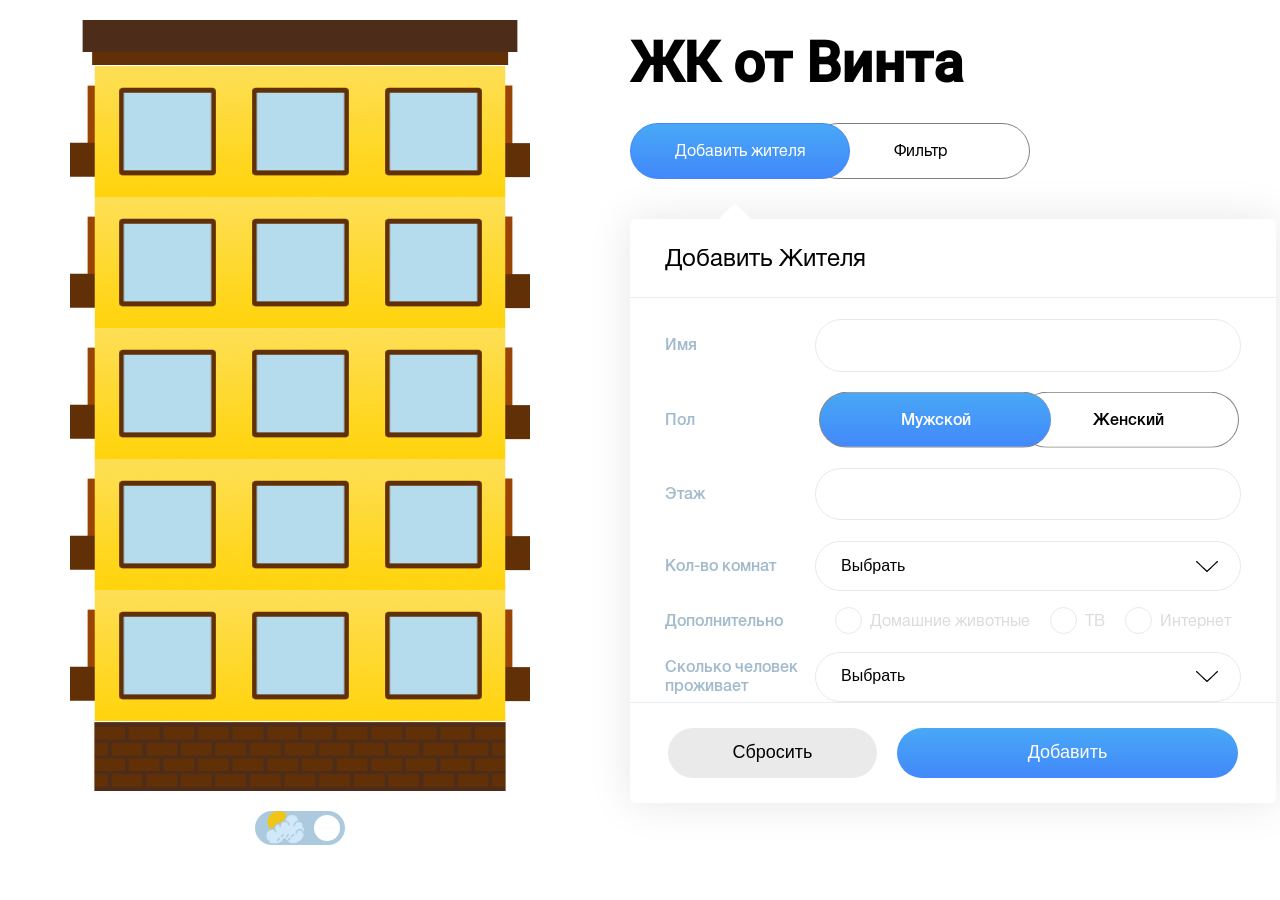
<file: app/index.html>
<!DOCTYPE html>
<html lang="ru">

<head>
	<meta charset="utf-8">
	<title>ЖК от Винта</title>
	<meta name="description" content="">
	<meta http-equiv="X-UA-Compatible" content="IE=edge">
	<meta name="viewport" content="width=device-width, initial-scale=1, maximum-scale=1">
	<meta property="og:image" content="path/to/image.jpg">
	<link rel="icon" href="img/favicon/favicon.ico">
	<link rel="apple-touch-icon" sizes="180x180" href="img/favicon/apple-touch-icon-180x180.png">	
	<meta name="theme-color" content="#000">
	<link rel="stylesheet" href="css/main.min.css">
</head>

<body>
	<div class="container">
		<div class="app">
			<div class="app__home">
				<div class="home" id="home">
					<div class="home__roof">
					</div>
					<div class="home__floor home__floor1">
						<div class="home__floor_window">
						</div>
						<div class="home__floor_window">
						</div>
						<div class="home__floor_window">
						</div>
					</div>
					<div class="home__floor home__floor2">
						<div class="home__floor_window">
						</div>
						<div class="home__floor_window">
						</div>
						<div class="home__floor_window">
						</div>
					</div>
					<div class="home__floor home__floor3">
						<div class="home__floor_window">
						</div>
						<div class="home__floor_window">
						</div>
						<div class="home__floor_window">
						</div>
					</div>
					<div class="home__floor home__floor4">
						<div class="home__floor_window">
						</div>
						<div class="home__floor_window">
						</div>
						<div class="home__floor_window">
						</div>
					</div>
					<div class="home__floor home__floor5">
						<div class="home__floor_window">
						</div>
						<div class="home__floor_window">
						</div>
						<div class="home__floor_window">
						</div>
					</div>
					<div class="home__footer">
					</div>	
					<label class="switch_day">
						<input class="input_day" checked type="checkbox" id="togSwitcher">
						<div class="slider_day round"></div>
					</label>
				</div>
			</div>
			<div class="app__functional functional">
					<h2 class="functional__title">
						ЖК от Винта
					</h2>
					<div class="functional__settings">
						<ul class="tabs">
							<li class="tabs__btn tabs__btn_active">Добавить жителя</li>
							<li class="tabs__btn">Фильтр</li>
						</ul>
						<form id="form_add" onsubmit="return false;" class="tabs-content tabs-content_active">							
							<h3 class="tabs-content__title">Добавить Жителя</h3>							
							<div class="tabs-content__form form">
								<div class="form-settings form__name">
									<label for="name">Имя</label>
									<input id="name" type="text" required minlength="2" maxlength="15">
								</div>
								<span id="nameError" class="span__input">Поле должно содержать буквы и должно быть не больше 15 символов</span>
								<div class="form-settings form__sex">
									<label>Пол</label>
									<label class="switch">
										<input type="checkbox" id="sexCheck">
										<div class="slider round"><!--ADDED HTML -->
											<span class="on">Мужской</span><span class="off">Женский</span>
										</div>
									</label>
								</div>
								<div class="form-settings form__floor">									
									<label>Этаж</label>
									<input id="floor" type="text" required maxlength="1">
								</div>
								<span id="floorError" class="span__input">Поле должно содержать цифры и должно быть не больше 5</span>
								<div class="form-settings form__rooms">
									<label>Кол-во комнат</label>
									<select class="field" name="rooms" id="roomsCount">
										<option>Выбрать</option>
										<option value="1">1</option>
										<option value="2">2</option>
										<option value="3">3</option>
									</select>
								</div>
								<span id="roomsError" class="span__input">Обязательное поле</span>
								<div class="form-settings form__extra">
									<label>Дополнительно</label>
									<div class="checkbox-block new-man">
											<input class="checkbox checkbox__extra" id="animals" value="Домашние животные" type="checkbox">	
											<label for="animals">Домашние животные</label>
											<input class="checkbox checkbox__extra" id="tv" value="ТВ" type="checkbox">	
											<label for="tv">ТВ</label>
											<input class="checkbox checkbox__extra" value='Интернет' id="internet" type="checkbox">	
											<label for="internet">Интернет</label>
									</div>
								</div>
								<div class="form-settings form__people">
										<label>Сколько человек <br> проживает</label>
										<select class="field" name="mans" id="mansCount">
											<option>Выбрать</option>
											<option value="1">1</option>
											<option value="2">2</option>
											<option value="3">3</option>
										</select>
								</div>
								<span id="peopleError" class="span__input">Обязательное поле</span>
							</div>
							<div class="tabs-content__footer btn">
								<button class="btn__reset" type="reset" id="reset">
									Сбросить
								</button>
								<button form="form_add" class="btn__add" id="addMan">
									Добавить
								</button>
							</div>
						</form>
						<form class="tabs-content" onsubmit="return false;">
							<h3 class="tabs-content__title">Фильтр</h3>
							<div class="tabs-content__form form">
									<div class="form-settings form__sex">
										<label>Пол</label>
										<label class="switch" id='labelSex'>
												<input type="checkbox"  id="sexFilter">
												<div class="slider round"><!--ADDED HTML -->
													<span class="on">Мужской</span><span class="off">Женский</span>
												</div>
										</label>
										<!-- <ul class="sex sex-filter" id='sexFilter'>
											<li class="sex__choice sex__choice_active" data-sex="male">Мужской</li>
											<li class="sex__choice" data-sex="female">Женский</li>
										</ul> -->
									</div>
									<div class="form-settings form__rooms">
										<label>Кол-во комнат</label>
										<select class="field" name="rooms" id="roomsCountFilter">
											<option>Выбрать</option>
											<option value="1">1</option>
											<option value="2">2</option>
											<option value="3">3</option>
										</select>
									</div>
									<div class="form-settings form__extra">
										<label>Дополнительно</label>
										<div class="checkbox-block filter">
												<input class="checkbox checkbox__extra" id="animalsFilt" value='Домашние животные' type="checkbox">	
												<label for="animalsFilt">Домашние животные</label>
												<input class="checkbox checkbox__extra" id="tvFilt" value='ТВ' type="checkbox">	
												<label for="tvFilt">ТВ</label>
												<input class="checkbox checkbox__extra" id="internetFilt" value='Интернет' type="checkbox">	
												<label for="internetFilt">Интернет</label>
										</div>
									</div>
									<div class="form-settings form__floor">									
										<label>Этаж</label>
										<input id="floorFilter" type="text">
									</div>
								</div>
								<div class="tabs-content__footer btn">
									<button class="btn__filter" id='resetFilter'>
										Сброс фильтра
									</button>
								</div>
							</form>
					</div>
			</div>
		</div>
	</div>
	<!-- Modals -->
	<div class="modal" id="modal">
		<div class="modal__title modal-header">
			<div class="modal-header__name">
				<h3 id="modalName"></h3>
				<img id='imgSex' src="img/male.png">
			</div>
			<a href="#" class="modal__close">
			</a>
		</div>
		<div class="modal__content ">
			<div class="modal__content information">
				<div class="information__item">
					<p>Пол</p>
					<h4 id="modalSex"></h4>
				</div>
				<div class="information__item">
					<p>Этаж</p>
					<h4 id="modalFloor"></h4>
				</div>
				<div class="information__item">
					<p>Кол-во комнат</p>
					<h4 id="modalRooms"></h4>
				</div>
				<div class="information__item">
					<p>Дополнительно</p>
					<h4 id="modalExtra"></h4>
				</div>
				<div class="information__item">
					<p>Сколько человек <br> проживает</p>
					<h4 id="modalPeople"></h4>
				</div>
			</div>
		</div>
	</div>
	<script src="js/scripts.min.js" type="module"></script>

</body>
</html>
</file>
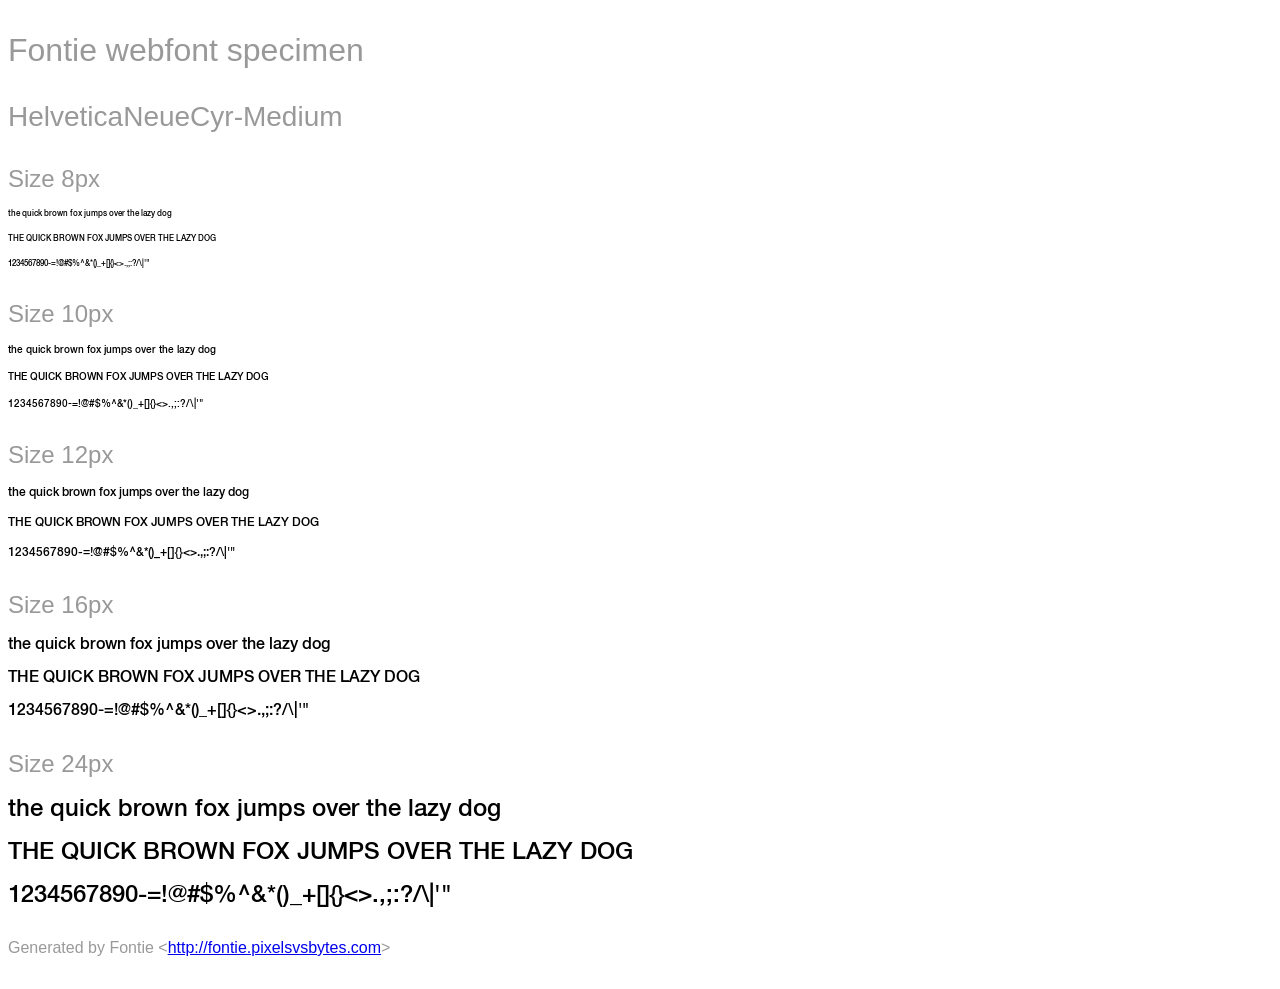
<file: app/fonts/HelveticaNeueCyr-Medium.html>
<html>
<head>
    <style>
        /* INFO We recommend to use @import or the link tag to include the
                font-face definition into your page.
           NOTE Some browsers block access to CSS rules in external files if the
                page is not loaded via HTTP. Therefore the Font Smoothie script
                will not work if you open this page as a local file. */
        @import url('HelveticaNeueCyr.css');

        /* INFO Just some other styles to beautify the page ;) */
        body {
            font-family: sans-serif;
            color: #999;
            white-space: nowrap;
        }
        h1 {
            font-size: 2rem;
            font-weight: normal;
            margin: 2rem 0 1rem 0;
        }
        h2 {
            font-size: 1.75rem;
            font-weight: normal;
            margin: 2rem 0 1rem 0;
        }
        h3 {
            font-size: 1.5rem;
            font-weight: normal;
            margin: 2rem 0 1rem 0;
        }
        p {
            margin: 2rem 0;
        }
        div p {
            font-family: 'HelveticaNeueCyr';
            font-weight: 550;
            font-style: normal;
            color: #000;
            margin: 1rem 0;
        }
    </style>
    <title>HelveticaNeueCyr &mdash; Fontie webfont specimen</title>
</head>

<body>
    <h1>Fontie webfont specimen</h1>
    <h2>HelveticaNeueCyr-Medium</h2>
    <div style="font-size:8px">
        <h3>Size 8px</h3>
        <p>the quick brown fox jumps over the lazy dog</p>
        <p>THE QUICK BROWN FOX JUMPS OVER THE LAZY DOG</p>
        <p>1234567890-=!@#$%^&amp;*()_+[]{}&lt;&gt;.,;:?/\|'"</p>
    </div>
    <div style="font-size:10px">
        <h3>Size 10px</h3>
        <p>the quick brown fox jumps over the lazy dog</p>
        <p>THE QUICK BROWN FOX JUMPS OVER THE LAZY DOG</p>
        <p>1234567890-=!@#$%^&amp;*()_+[]{}&lt;&gt;.,;:?/\|'"</p>
    </div>
    <div style="font-size:12px">
        <h3>Size 12px</h3>
        <p>the quick brown fox jumps over the lazy dog</p>
        <p>THE QUICK BROWN FOX JUMPS OVER THE LAZY DOG</p>
        <p>1234567890-=!@#$%^&amp;*()_+[]{}&lt;&gt;.,;:?/\|'"</p>
    </div>
    <div style="font-size:16px">
        <h3>Size 16px</h3>
        <p>the quick brown fox jumps over the lazy dog</p>
        <p>THE QUICK BROWN FOX JUMPS OVER THE LAZY DOG</p>
        <p>1234567890-=!@#$%^&amp;*()_+[]{}&lt;&gt;.,;:?/\|'"</p>
    </div>
    <div style="font-size:24px">
        <h3>Size 24px</h3>
        <p>the quick brown fox jumps over the lazy dog</p>
        <p>THE QUICK BROWN FOX JUMPS OVER THE LAZY DOG</p>
        <p>1234567890-=!@#$%^&amp;*()_+[]{}&lt;&gt;.,;:?/\|'"</p>
    </div>
    <p>Generated by Fontie &lt;<a href="http://fontie.pixelsvsbytes.com">http://fontie.pixelsvsbytes.com</a>&gt;</p>
</body>

</html>
</file>
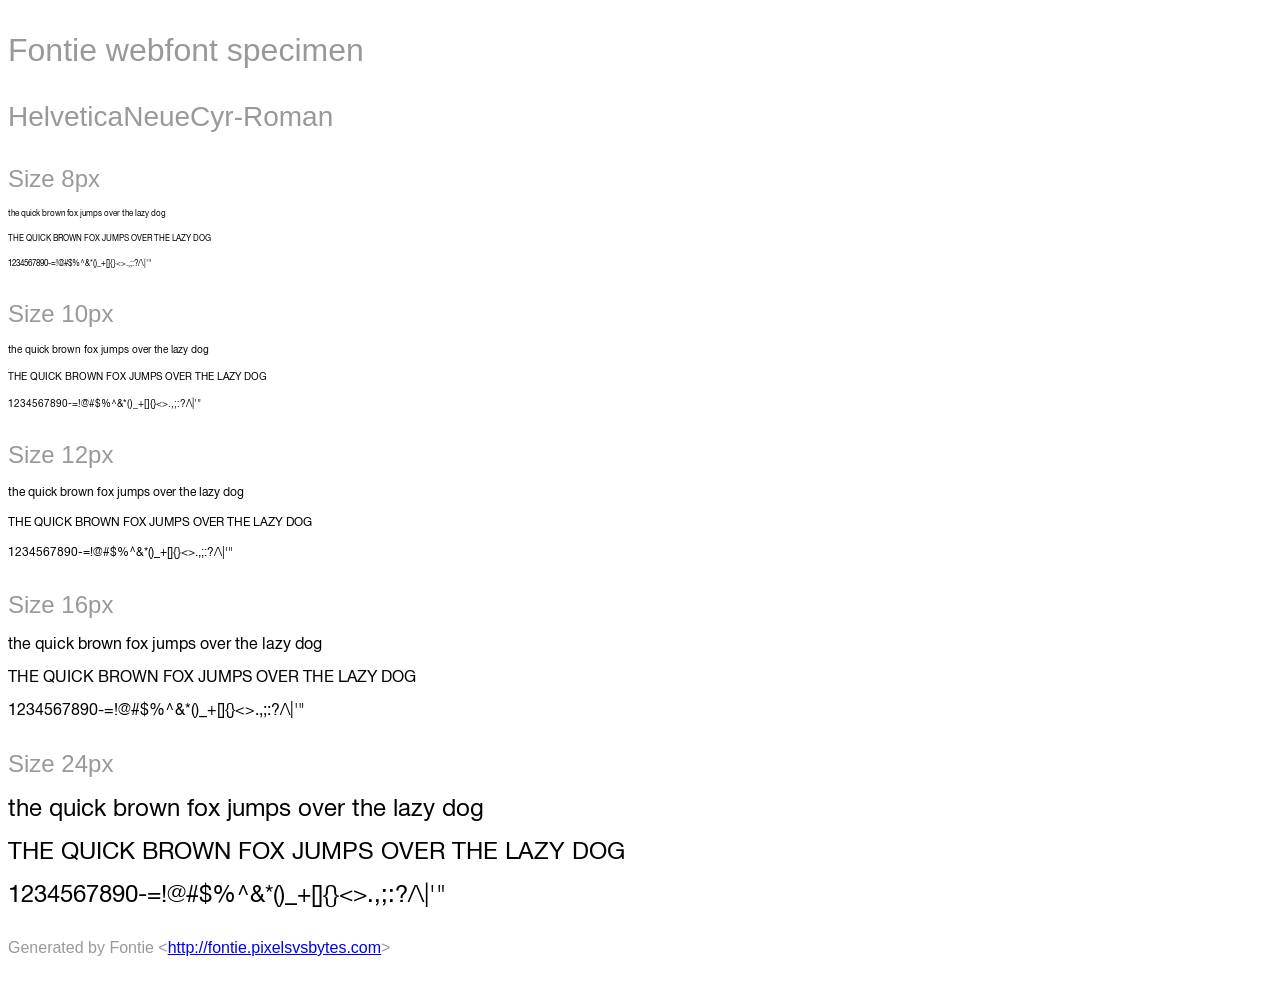
<file: app/fonts/HelveticaNeueCyr-Roman.html>
<html>
<head>
    <style>
        /* INFO We recommend to use @import or the link tag to include the
                font-face definition into your page.
           NOTE Some browsers block access to CSS rules in external files if the
                page is not loaded via HTTP. Therefore the Font Smoothie script
                will not work if you open this page as a local file. */
        @import url('HelveticaNeueCyr.css');

        /* INFO Just some other styles to beautify the page ;) */
        body {
            font-family: sans-serif;
            color: #999;
            white-space: nowrap;
        }
        h1 {
            font-size: 2rem;
            font-weight: normal;
            margin: 2rem 0 1rem 0;
        }
        h2 {
            font-size: 1.75rem;
            font-weight: normal;
            margin: 2rem 0 1rem 0;
        }
        h3 {
            font-size: 1.5rem;
            font-weight: normal;
            margin: 2rem 0 1rem 0;
        }
        p {
            margin: 2rem 0;
        }
        div p {
            font-family: 'HelveticaNeueCyr';
            font-weight: 400;
            font-style: normal;
            color: #000;
            margin: 1rem 0;
        }
    </style>
    <title>HelveticaNeueCyr &mdash; Fontie webfont specimen</title>
</head>

<body>
    <h1>Fontie webfont specimen</h1>
    <h2>HelveticaNeueCyr-Roman</h2>
    <div style="font-size:8px">
        <h3>Size 8px</h3>
        <p>the quick brown fox jumps over the lazy dog</p>
        <p>THE QUICK BROWN FOX JUMPS OVER THE LAZY DOG</p>
        <p>1234567890-=!@#$%^&amp;*()_+[]{}&lt;&gt;.,;:?/\|'"</p>
    </div>
    <div style="font-size:10px">
        <h3>Size 10px</h3>
        <p>the quick brown fox jumps over the lazy dog</p>
        <p>THE QUICK BROWN FOX JUMPS OVER THE LAZY DOG</p>
        <p>1234567890-=!@#$%^&amp;*()_+[]{}&lt;&gt;.,;:?/\|'"</p>
    </div>
    <div style="font-size:12px">
        <h3>Size 12px</h3>
        <p>the quick brown fox jumps over the lazy dog</p>
        <p>THE QUICK BROWN FOX JUMPS OVER THE LAZY DOG</p>
        <p>1234567890-=!@#$%^&amp;*()_+[]{}&lt;&gt;.,;:?/\|'"</p>
    </div>
    <div style="font-size:16px">
        <h3>Size 16px</h3>
        <p>the quick brown fox jumps over the lazy dog</p>
        <p>THE QUICK BROWN FOX JUMPS OVER THE LAZY DOG</p>
        <p>1234567890-=!@#$%^&amp;*()_+[]{}&lt;&gt;.,;:?/\|'"</p>
    </div>
    <div style="font-size:24px">
        <h3>Size 24px</h3>
        <p>the quick brown fox jumps over the lazy dog</p>
        <p>THE QUICK BROWN FOX JUMPS OVER THE LAZY DOG</p>
        <p>1234567890-=!@#$%^&amp;*()_+[]{}&lt;&gt;.,;:?/\|'"</p>
    </div>
    <p>Generated by Fontie &lt;<a href="http://fontie.pixelsvsbytes.com">http://fontie.pixelsvsbytes.com</a>&gt;</p>
</body>

</html>
</file>
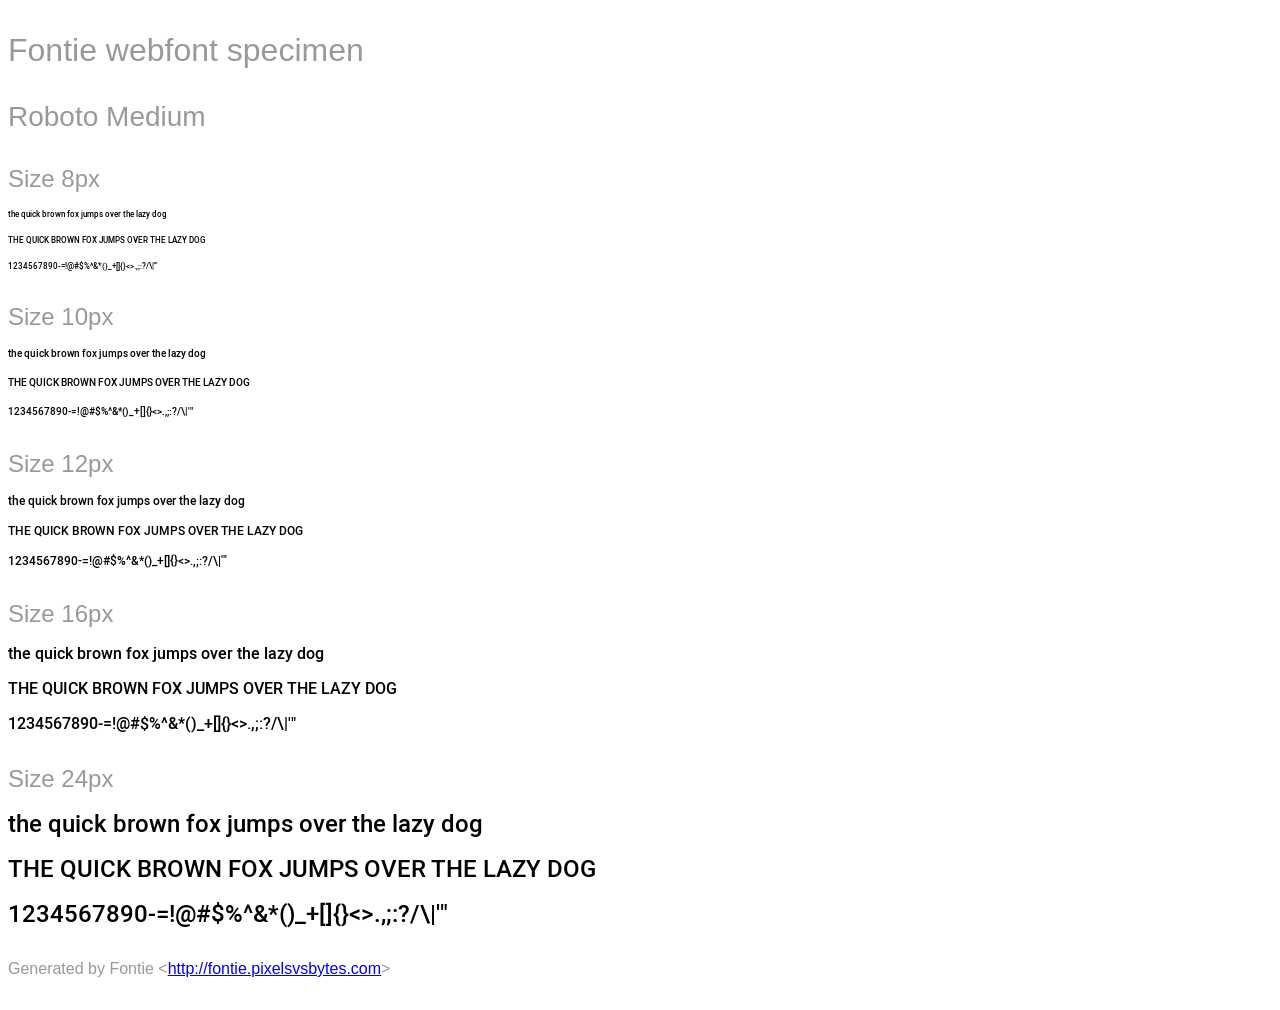
<file: app/fonts/Roboto Medium.html>
<html>
<head>
    <style>
        /* INFO We recommend to use @import or the link tag to include the
                font-face definition into your page.
           NOTE Some browsers block access to CSS rules in external files if the
                page is not loaded via HTTP. Therefore the Font Smoothie script
                will not work if you open this page as a local file. */
        @import url('Roboto Medium.css');

        /* INFO Just some other styles to beautify the page ;) */
        body {
            font-family: sans-serif;
            color: #999;
            white-space: nowrap;
        }
        h1 {
            font-size: 2rem;
            font-weight: normal;
            margin: 2rem 0 1rem 0;
        }
        h2 {
            font-size: 1.75rem;
            font-weight: normal;
            margin: 2rem 0 1rem 0;
        }
        h3 {
            font-size: 1.5rem;
            font-weight: normal;
            margin: 2rem 0 1rem 0;
        }
        p {
            margin: 2rem 0;
        }
        div p {
            font-family: 'Roboto Medium';
            font-weight: 500;
            font-style: normal;
            color: #000;
            margin: 1rem 0;
        }
    </style>
    <title>Roboto Medium &mdash; Fontie webfont specimen</title>
</head>

<body>
    <h1>Fontie webfont specimen</h1>
    <h2>Roboto Medium</h2>
    <div style="font-size:8px">
        <h3>Size 8px</h3>
        <p>the quick brown fox jumps over the lazy dog</p>
        <p>THE QUICK BROWN FOX JUMPS OVER THE LAZY DOG</p>
        <p>1234567890-=!@#$%^&amp;*()_+[]{}&lt;&gt;.,;:?/\|'"</p>
    </div>
    <div style="font-size:10px">
        <h3>Size 10px</h3>
        <p>the quick brown fox jumps over the lazy dog</p>
        <p>THE QUICK BROWN FOX JUMPS OVER THE LAZY DOG</p>
        <p>1234567890-=!@#$%^&amp;*()_+[]{}&lt;&gt;.,;:?/\|'"</p>
    </div>
    <div style="font-size:12px">
        <h3>Size 12px</h3>
        <p>the quick brown fox jumps over the lazy dog</p>
        <p>THE QUICK BROWN FOX JUMPS OVER THE LAZY DOG</p>
        <p>1234567890-=!@#$%^&amp;*()_+[]{}&lt;&gt;.,;:?/\|'"</p>
    </div>
    <div style="font-size:16px">
        <h3>Size 16px</h3>
        <p>the quick brown fox jumps over the lazy dog</p>
        <p>THE QUICK BROWN FOX JUMPS OVER THE LAZY DOG</p>
        <p>1234567890-=!@#$%^&amp;*()_+[]{}&lt;&gt;.,;:?/\|'"</p>
    </div>
    <div style="font-size:24px">
        <h3>Size 24px</h3>
        <p>the quick brown fox jumps over the lazy dog</p>
        <p>THE QUICK BROWN FOX JUMPS OVER THE LAZY DOG</p>
        <p>1234567890-=!@#$%^&amp;*()_+[]{}&lt;&gt;.,;:?/\|'"</p>
    </div>
    <p>Generated by Fontie &lt;<a href="http://fontie.pixelsvsbytes.com">http://fontie.pixelsvsbytes.com</a>&gt;</p>
</body>

</html>
</file>
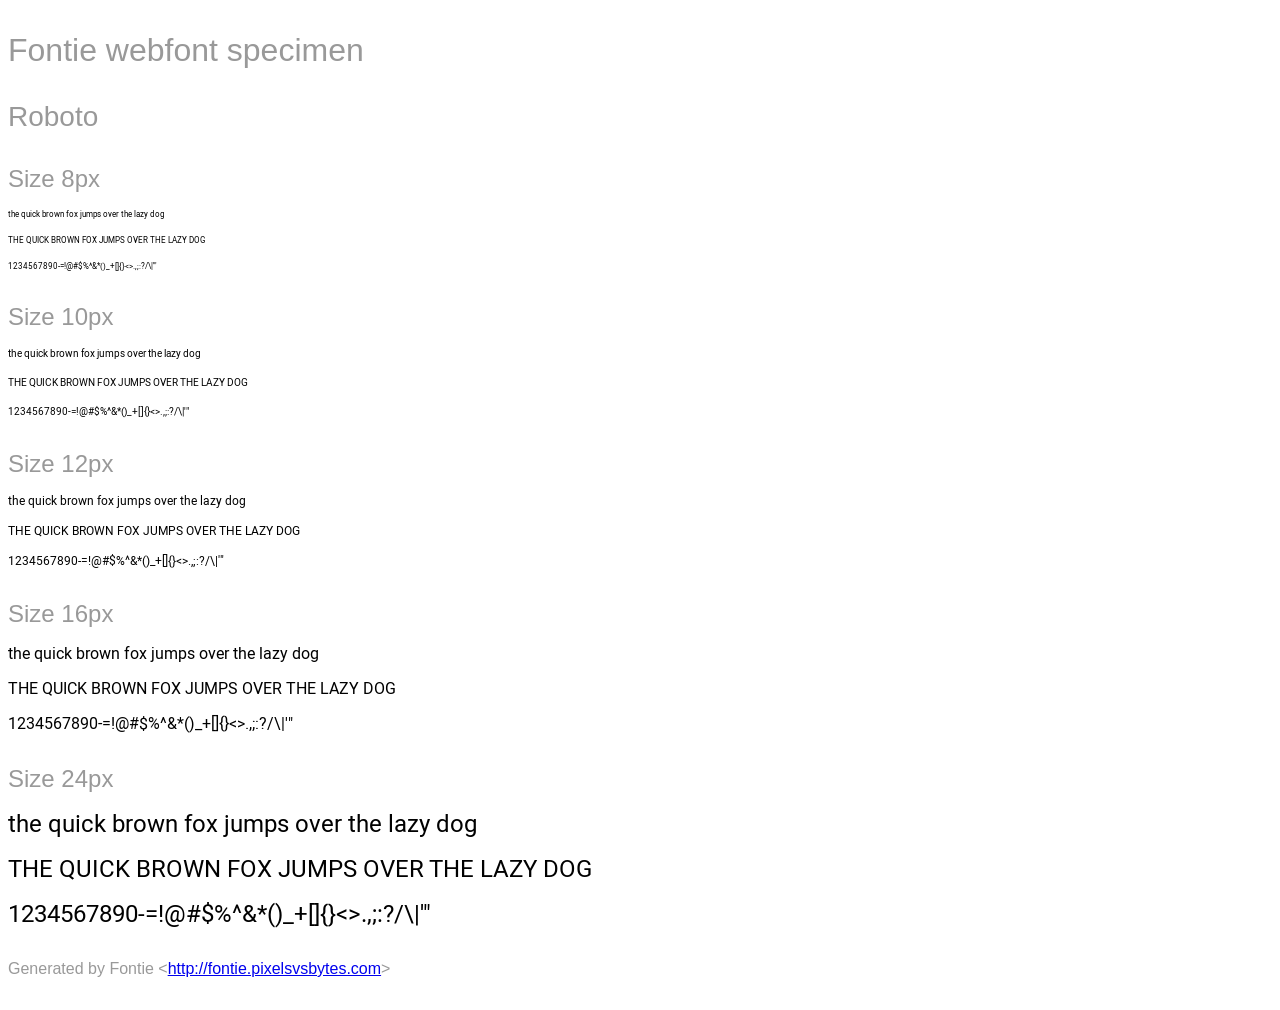
<file: app/fonts/Roboto.html>
<html>
<head>
    <style>
        /* INFO We recommend to use @import or the link tag to include the
                font-face definition into your page.
           NOTE Some browsers block access to CSS rules in external files if the
                page is not loaded via HTTP. Therefore the Font Smoothie script
                will not work if you open this page as a local file. */
        @import url('Roboto.css');

        /* INFO Just some other styles to beautify the page ;) */
        body {
            font-family: sans-serif;
            color: #999;
            white-space: nowrap;
        }
        h1 {
            font-size: 2rem;
            font-weight: normal;
            margin: 2rem 0 1rem 0;
        }
        h2 {
            font-size: 1.75rem;
            font-weight: normal;
            margin: 2rem 0 1rem 0;
        }
        h3 {
            font-size: 1.5rem;
            font-weight: normal;
            margin: 2rem 0 1rem 0;
        }
        p {
            margin: 2rem 0;
        }
        div p {
            font-family: 'Roboto';
            font-weight: 400;
            font-style: normal;
            color: #000;
            margin: 1rem 0;
        }
    </style>
    <title>Roboto &mdash; Fontie webfont specimen</title>
</head>

<body>
    <h1>Fontie webfont specimen</h1>
    <h2>Roboto</h2>
    <div style="font-size:8px">
        <h3>Size 8px</h3>
        <p>the quick brown fox jumps over the lazy dog</p>
        <p>THE QUICK BROWN FOX JUMPS OVER THE LAZY DOG</p>
        <p>1234567890-=!@#$%^&amp;*()_+[]{}&lt;&gt;.,;:?/\|'"</p>
    </div>
    <div style="font-size:10px">
        <h3>Size 10px</h3>
        <p>the quick brown fox jumps over the lazy dog</p>
        <p>THE QUICK BROWN FOX JUMPS OVER THE LAZY DOG</p>
        <p>1234567890-=!@#$%^&amp;*()_+[]{}&lt;&gt;.,;:?/\|'"</p>
    </div>
    <div style="font-size:12px">
        <h3>Size 12px</h3>
        <p>the quick brown fox jumps over the lazy dog</p>
        <p>THE QUICK BROWN FOX JUMPS OVER THE LAZY DOG</p>
        <p>1234567890-=!@#$%^&amp;*()_+[]{}&lt;&gt;.,;:?/\|'"</p>
    </div>
    <div style="font-size:16px">
        <h3>Size 16px</h3>
        <p>the quick brown fox jumps over the lazy dog</p>
        <p>THE QUICK BROWN FOX JUMPS OVER THE LAZY DOG</p>
        <p>1234567890-=!@#$%^&amp;*()_+[]{}&lt;&gt;.,;:?/\|'"</p>
    </div>
    <div style="font-size:24px">
        <h3>Size 24px</h3>
        <p>the quick brown fox jumps over the lazy dog</p>
        <p>THE QUICK BROWN FOX JUMPS OVER THE LAZY DOG</p>
        <p>1234567890-=!@#$%^&amp;*()_+[]{}&lt;&gt;.,;:?/\|'"</p>
    </div>
    <p>Generated by Fontie &lt;<a href="http://fontie.pixelsvsbytes.com">http://fontie.pixelsvsbytes.com</a>&gt;</p>
</body>

</html>
</file>
<file: app/css/main.min.css>
html{line-height:1.15;-ms-text-size-adjust:100%;-webkit-text-size-adjust:100%}body{margin:0}article,aside,footer,header,nav,section{display:block}h1{font-size:2em;margin:.67em 0}figcaption,figure,main{display:block}figure{margin:1em 40px}hr{box-sizing:content-box;height:0;overflow:visible}pre{font-family:monospace,monospace;font-size:1em}a{background-color:transparent;-webkit-text-decoration-skip:objects}abbr[title]{border-bottom:none;text-decoration:underline;text-decoration:underline dotted}b,strong{font-weight:inherit}b,strong{font-weight:bolder}code,kbd,samp{font-family:monospace,monospace;font-size:1em}dfn{font-style:italic}mark{background-color:#ff0;color:#000}small{font-size:80%}sub,sup{font-size:75%;line-height:0;position:relative;vertical-align:baseline}sub{bottom:-.25em}sup{top:-.5em}audio,video{display:inline-block}audio:not([controls]){display:none;height:0}img{border-style:none}svg:not(:root){overflow:hidden}button,input,optgroup,select,textarea{font-family:sans-serif;font-size:100%;line-height:1.15;margin:0}button,input{overflow:visible}button,select{text-transform:none}[type=reset],[type=submit],button,html [type=button]{-webkit-appearance:button}[type=button]::-moz-focus-inner,[type=reset]::-moz-focus-inner,[type=submit]::-moz-focus-inner,button::-moz-focus-inner{border-style:none;padding:0}[type=button]:-moz-focusring,[type=reset]:-moz-focusring,[type=submit]:-moz-focusring,button:-moz-focusring{outline:1px dotted ButtonText}fieldset{padding:.35em .75em .625em}legend{box-sizing:border-box;color:inherit;display:table;max-width:100%;padding:0;white-space:normal}progress{display:inline-block;vertical-align:baseline}textarea{overflow:auto}[type=checkbox],[type=radio]{box-sizing:border-box;padding:0}[type=number]::-webkit-inner-spin-button,[type=number]::-webkit-outer-spin-button{height:auto}[type=search]{-webkit-appearance:textfield;outline-offset:-2px}[type=search]::-webkit-search-cancel-button,[type=search]::-webkit-search-decoration{-webkit-appearance:none}::-webkit-file-upload-button{-webkit-appearance:button;font:inherit}details,menu{display:block}summary{display:list-item}canvas{display:inline-block}template{display:none}[hidden]{display:none}@font-face{font-family:Roboto;src:url(../fonts/Roboto.eot);src:url(../fonts/Roboto.eot?#iefix) format("embedded-opentype"),url(../fonts/Roboto.woff2) format("woff2"),url(../fonts/Roboto.woff) format("woff"),url(../fonts/Roboto.ttf) format("truetype"),url(../fonts/Roboto.otf) format("opentype");font-weight:400}@font-face{font-family:'Roboto Medium';src:url("../fonts/Roboto Medium.eot");src:url("../fonts/Roboto Medium.eot?#iefix") format("embedded-opentype"),url("../fonts/Roboto Medium.woff2") format("woff2"),url("../fonts/Roboto Medium.woff") format("woff"),url("../fonts/Roboto Medium.ttf") format("truetype"),url("../fonts/Roboto Medium.otf") format("opentype");font-weight:500}@font-face{font-family:HelveticaNeueCyr;src:url(../fonts/HelveticaNeueCyr-Roman.eot);src:url(../fonts/HelveticaNeueCyr-Roman.eot?#iefix) format("embedded-opentype"),url(../fonts/HelveticaNeueCyr-Roman.woff2) format("woff2"),url(../fonts/HelveticaNeueCyr-Roman.woff) format("woff"),url(../fonts/HelveticaNeueCyr-Roman.ttf) format("truetype"),url(../fonts/HelveticaNeueCyr-Roman.otf) format("opentype");src-font-weight:400}@font-face{font-family:HelveticaNeueCyr;src:url(../fonts/HelveticaNeueCyr-Medium.eot);src:url(../fonts/HelveticaNeueCyr-Medium.eot?#iefix) format("embedded-opentype"),url(../fonts/HelveticaNeueCyr-Medium.woff2) format("woff2"),url(../fonts/HelveticaNeueCyr-Medium.woff) format("woff"),url(../fonts/HelveticaNeueCyr-Medium.ttf) format("truetype"),url(../fonts/HelveticaNeueCyr-Medium.otf) format("opentype");font-weight:550}.app{width:1440px;min-height:1024;display:-webkit-box;display:-webkit-flex;display:-ms-flexbox;display:flex;margin-top:20px}.home{display:-webkit-box;display:-webkit-flex;display:-ms-flexbox;display:flex;width:460px;-webkit-box-orient:vertical;-webkit-box-direction:normal;-webkit-flex-direction:column;-ms-flex-direction:column;flex-direction:column;-webkit-box-align:center;-webkit-align-items:center;-ms-flex-align:center;align-items:center;-webkit-box-pack:center;-webkit-justify-content:center;-ms-flex-pack:center;justify-content:center;-webkit-transition:all .3s ease;-o-transition:all .3s ease;transition:all .3s ease}.home__roof{width:436px;height:46px;-webkit-box-sizing:border-box;box-sizing:border-box;background:url(../img/roof.png) no-repeat center}.home__floor{width:460px;height:131px;display:-webkit-box;display:-webkit-flex;display:-ms-flexbox;display:flex;-webkit-box-pack:center;-webkit-justify-content:center;-ms-flex-pack:center;justify-content:center;-webkit-box-align:center;-webkit-align-items:center;-ms-flex-align:center;align-items:center;background:url(../img/floor.png) no-repeat center}.home__floor_window{background:url(../img/window.png) no-repeat center;width:97px;height:87px;display:-webkit-box;display:-webkit-flex;display:-ms-flexbox;display:flex;margin:0 18px;-webkit-box-pack:center;-webkit-justify-content:center;-ms-flex-pack:center;justify-content:center;-webkit-box-align:end;-webkit-align-items:flex-end;-ms-flex-align:end;align-items:flex-end;padding-bottom:10px}.home__footer{width:415px;height:70px;background:url(../img/footer.png) no-repeat center}.functional{margin-left:100px}.functional__title{font-family:'Roboto Medium';font-size:56px;line-height:66px;margin-top:10px;margin-bottom:27px}.night .home__roof{background:url(../img/night_roof.png) no-repeat center}.night .home__floor{background:url(../img/night_floor.png) no-repeat center}.night .home__footer{background:url(../img/night_footer.png) no-repeat center}.tabs{display:-webkit-box;display:-webkit-flex;display:-ms-flexbox;display:flex;list-style-type:none;position:relative;padding:0}.tabs__btn{text-decoration:none;padding:18px 10px;background-color:#fff;border:1px solid grey;-webkit-border-radius:100px;border-radius:100px;width:220px;-webkit-box-sizing:border-box;box-sizing:border-box;text-align:center;font-family:HelveticaNeueCyr;-webkit-transition:all .3s ease;-o-transition:all .3s ease;transition:all .3s ease;cursor:pointer}.tabs__btn:last-child{position:absolute;left:180px}.tabs__btn_active{z-index:1;color:#fff;border:1px solid #4288fa;background:-webkit-gradient(linear,left top,left bottom,from(#48a8f6),to(#4288fa));background:-webkit-linear-gradient(#48a8f6,#4288fa);background:-o-linear-gradient(#48a8f6,#4288fa);background:linear-gradient(#48a8f6,#4288fa)}.field{height:50px;border:1px solid #e4eaee;-webkit-border-radius:100px;border-radius:100px;padding-left:25px;padding-right:25px;-webkit-appearance:none;-moz-appearance:none;appearance:none;background:0 0}.field .field:focus{border-color:#47a4f7}.tabs-content{margin-top:40px;min-width:646px;-webkit-border-radius:5px;border-radius:5px;-webkit-box-shadow:0 0 44px rgba(0,0,0,.1);box-shadow:0 0 44px rgba(0,0,0,.1);display:none}.tabs-content__title{margin:0;font-family:HelveticaNeueCyr;font-size:24px;font-weight:400;line-height:28px;padding:25px 35px;border-bottom:1px solid #eaecf0;position:relative;z-index:1}.tabs-content__title::after{content:'';z-index:-1;position:absolute;display:block;width:30px;height:30px;background-color:#fff;-webkit-transform:rotate(45deg);-ms-transform:rotate(45deg);transform:rotate(45deg);top:-10px;left:90px}.tabs-content__footer{padding:25px 35px;border-top:1px solid #eaecf0}.tabs-content_active{display:block}.form-settings{display:-webkit-box;display:-webkit-flex;display:-ms-flexbox;display:flex;-webkit-box-align:center;-webkit-align-items:center;-ms-flex-align:center;align-items:center;padding:21px 35px 0 35px;-webkit-box-pack:justify;-webkit-justify-content:space-between;-ms-flex-pack:justify;justify-content:space-between}.form-settings:last-child{padding-bottom:21px}.form-settings label{font-family:HelveticaNeueCyr;font-weight:550;font-size:16px;color:#a1bbcd}.form-settings input{padding:16px 25px;font-family:HelveticaNeueCyr;-webkit-box-sizing:border-box;box-sizing:border-box;font-size:16px;color:#333;-webkit-border-radius:100px;border-radius:100px;border:1px solid #e4eaee;width:426px}.form-settings input:focus{border:1px solid #47a4f7;outline:0}.switch{position:relative;display:inline-block;width:222px;height:54px}.switch input{display:none}.slider{position:absolute;cursor:pointer;top:0;left:0;right:0;bottom:0;-webkit-transition:.4s;-o-transition:.4s;transition:.4s}.off,.on{color:#000;position:absolute;-webkit-transform:translate(-50%,-50%);-ms-transform:translate(-50%,-50%);transform:translate(-50%,-50%);top:50%;font-family:HelveticaNeueCyr;padding:18px 10px;width:232px;-webkit-box-sizing:border-box;box-sizing:border-box;text-align:center;font-family:HelveticaNeueCyr;cursor:pointer}.on{position:absolute;right:74px;background:-webkit-gradient(linear,left top,left bottom,from(#48a8f6),to(#4288fa));background:-webkit-linear-gradient(#48a8f6,#4288fa);background:-o-linear-gradient(#48a8f6,#4288fa);background:linear-gradient(#48a8f6,#4288fa);-webkit-border-radius:100px;border-radius:100px;color:#fff;border:1px solid grey;border-right:none;z-index:22}.off{position:absolute;left:110px;border:1px solid grey;border-left:none;width:220px;-webkit-border-radius:100px;border-radius:100px}input:checked+.slider>.on{display:block;position:absolute;color:#000;padding:18px 10px;border:1px solid grey;background:0 0;z-index:1}input:checked+.slider .off{color:#fff;display:block;position:absolute;color:#fff;padding:18px 10px;border:1px solid #4288fa;font-family:HelveticaNeueCyr;padding:18px 10px;-webkit-border-radius:100px;border-radius:100px;background:-webkit-gradient(linear,left top,left bottom,from(#48a8f6),to(#4288fa));background:-webkit-linear-gradient(#48a8f6,#4288fa);background:-o-linear-gradient(#48a8f6,#4288fa);background:linear-gradient(#48a8f6,#4288fa);z-index:1}.slider.round{z-index:1;z-index-border-radius:34px}.slider.round:before{-webkit-border-radius:50%;border-radius:50%}.form__rooms .field{width:426px;-webkit-box-sizing:border-box;box-sizing:border-box;position:relative;background:url(../img/select_arrow.png) no-repeat right;background-position-x:380px}.form__people select{width:426px;background:url(../img/select_arrow.png) no-repeat right;background-position-x:380px}.checkbox-block{display:-webkit-box;display:-webkit-flex;display:-ms-flexbox;display:flex;width:426px;-webkit-box-align:center;-webkit-align-items:center;-ms-flex-align:center;align-items:center;color:#000;font-family:HelveticaNeueCyr}.checkbox{position:relative;opacity:1;margin:10px 0 0 20px}.btn{font-family:HelveticaNeueCyr;font-size:18px;display:-webkit-box;display:-webkit-flex;display:-ms-flexbox;display:flex;-webkit-box-pack:center;-webkit-justify-content:center;-ms-flex-pack:center;justify-content:center}.btn__reset{width:209px;height:50px;background-color:#ebeaea;-webkit-border-radius:100px;border-radius:100px;border:none;outline:0;cursor:pointer;-webkit-box-sizing:border-box;box-sizing:border-box}.btn__add{width:341px;height:50px;background:-webkit-gradient(linear,left top,left bottom,from(#48a8f6),to(#4288fa));background:-webkit-linear-gradient(#48a8f6,#4288fa);background:-o-linear-gradient(#48a8f6,#4288fa);background:linear-gradient(#48a8f6,#4288fa);-webkit-border-radius:100px;border-radius:100px;border:none;outline:0;cursor:pointer;color:#fff;-webkit-box-sizing:border-box;box-sizing:border-box;margin-left:20px}.btn__filter{width:341px;height:50px;background:-webkit-gradient(linear,left top,left bottom,from(#48a8f6),to(#4288fa));background:-webkit-linear-gradient(#48a8f6,#4288fa);background:-o-linear-gradient(#48a8f6,#4288fa);background:linear-gradient(#48a8f6,#4288fa);-webkit-border-radius:100px;border-radius:100px;border:none;outline:0;cursor:pointer;color:#fff;-webkit-box-sizing:border-box;box-sizing:border-box}.modal{position:fixed;top:-50%;-webkit-transform:translateY(-50%);-ms-transform:translateY(-50%);transform:translateY(-50%);right:15%;z-index:5;width:640px;min-height:415px;font-family:HelveticaNeueCyr;font-size:24px;background-color:#fff;-webkit-box-shadow:0 0 44px rgba(0,0,0,.1);box-shadow:0 0 44px rgba(0,0,0,.1);display:-webkit-box;display:-webkit-flex;display:-ms-flexbox;display:flex;-webkit-box-orient:vertical;-webkit-box-direction:normal;-webkit-flex-direction:column;-ms-flex-direction:column;flex-direction:column;-webkit-transition:all .3s ease;-o-transition:all .3s ease;transition:all .3s ease}.modal__title{padding:0 35px;display:-webkit-box;display:-webkit-flex;display:-ms-flexbox;display:flex;-webkit-box-pack:justify;-webkit-justify-content:space-between;-ms-flex-pack:justify;justify-content:space-between;-webkit-box-align:center;-webkit-align-items:center;-ms-flex-align:center;align-items:center;border-bottom:1px solid #eaecf0}.modal__title img{width:28px;height:33px}.modal__close{display:block;width:19px;height:19px;background:url(../img/close.png)}.modal__content{padding:30px 35px}.modal p{color:#a1bbcd;font-size:16px;margin:0;font-weight:550}.modal_active{top:50%}.modal-header__name{display:-webkit-box;display:-webkit-flex;display:-ms-flexbox;display:flex;-webkit-box-pack:center;-webkit-justify-content:center;-ms-flex-pack:center;justify-content:center;-webkit-box-align:center;-webkit-align-items:center;-ms-flex-align:center;align-items:center}.modal-header__name h3{margin-right:22px}.information{display:-webkit-box;display:-webkit-flex;display:-ms-flexbox;display:flex;-webkit-flex-wrap:wrap;-ms-flex-wrap:wrap;flex-wrap:wrap;padding:0}.information__item{display:-webkit-box;display:-webkit-flex;display:-ms-flexbox;display:flex;-webkit-box-orient:vertical;-webkit-box-direction:normal;-webkit-flex-direction:column;-ms-flex-direction:column;flex-direction:column;min-width:200px}.information__item h4{margin:10px 0 30px 0;font-size:24px;font-weight:400}.information__item:last-child h4{margin-bottom:10px}.switch_day{margin-top:20px;position:relative;display:inline-block;width:90px;height:34px}.switch_day .input_day{display:none}.slider_day{position:absolute;cursor:pointer;top:0;left:0;right:0;bottom:0;background:#393a57 url(../img/night.png) no-repeat center;-webkit-background-size:contain;background-size:contain;background-position:40px;-webkit-transition:.4s;-o-transition:.4s;transition:.4s}.slider_day:before{position:absolute;content:"";height:26px;width:26px;left:4px;bottom:4px;background-color:#fff;-webkit-transition:.4s;-o-transition:.4s;transition:.4s}.input_day:checked+.slider_day{background:#abcadd url(../img/day.png) no-repeat center;-webkit-background-size:contain;background-size:contain;background-position:10px}.input_day:focus+.slider_day{-webkit-box-shadow:0 0 1px #2196f3;box-shadow:0 0 1px #2196f3}.input_day:checked+.slider_day:before{-webkit-transform:translateX(55px);-ms-transform:translateX(55px);transform:translateX(55px)}.slider_day.round{-webkit-border-radius:34px;border-radius:34px}.slider_day.round:before{-webkit-border-radius:50%;border-radius:50%}.checkbox__extra{position:relative;display:none}.checkbox__extra+label::before{content:'';display:block;position:absolute;width:25px;height:25px;border:1px solid #e4eaee;-webkit-border-radius:50%;border-radius:50%;top:-5px;left:-35px}.checkbox__extra+label::after{content:'';display:none;position:absolute;width:21px;height:21px;-webkit-border-radius:50%;border-radius:50%;top:-2px;left:-32px;background:-webkit-gradient(linear,left top,left bottom,from(#48a8f6),to(#4288fa));background:-webkit-linear-gradient(#48a8f6,#4288fa);background:-o-linear-gradient(#48a8f6,#4288fa);background:linear-gradient(#48a8f6,#4288fa)}.checkbox__extra:checked+label{color:#000}.checkbox__extra:checked+label::before{border:1px solid #48a8f6}.checkbox__extra:checked+label::after{display:block}.checkbox-block label{position:relative;margin-left:55px;font-weight:400;font-size:16px;color:#dcdcdc;white-space:nowrap}.span__input{display:none;color:red;position:relative;top:5px;left:125px;font-size:16px}.span__input-error{display:block}.input__error{border:1px solid red!important}#nameError{left:140px}#floorError{left:170px}#roomsError{left:320px}#peopleError{left:320px}.d-none{display:none}.d-block{display:block}.container-fluid{width:100%;margin-right:auto;margin-left:auto}.container{width:100%;max-width:1140px;padding-right:15px;padding-left:15px;margin-right:auto;margin-left:auto}
</file>
